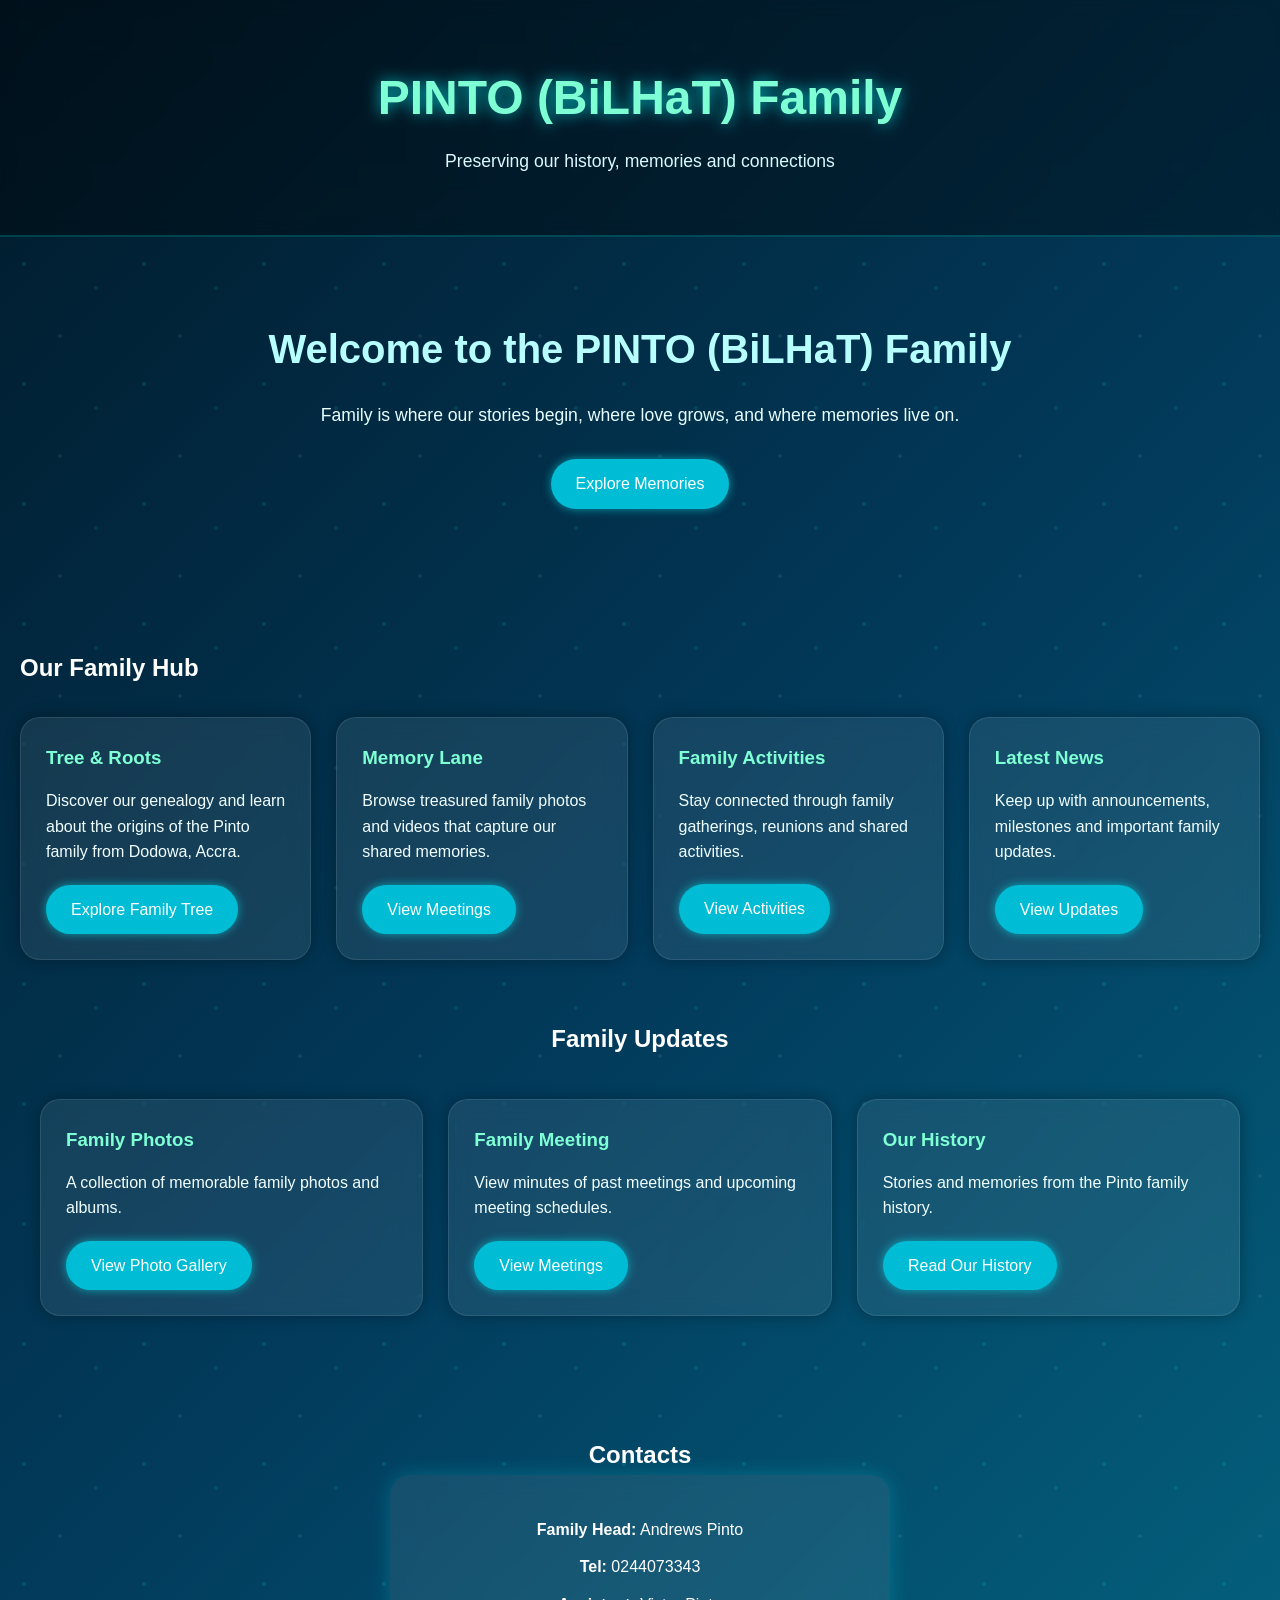
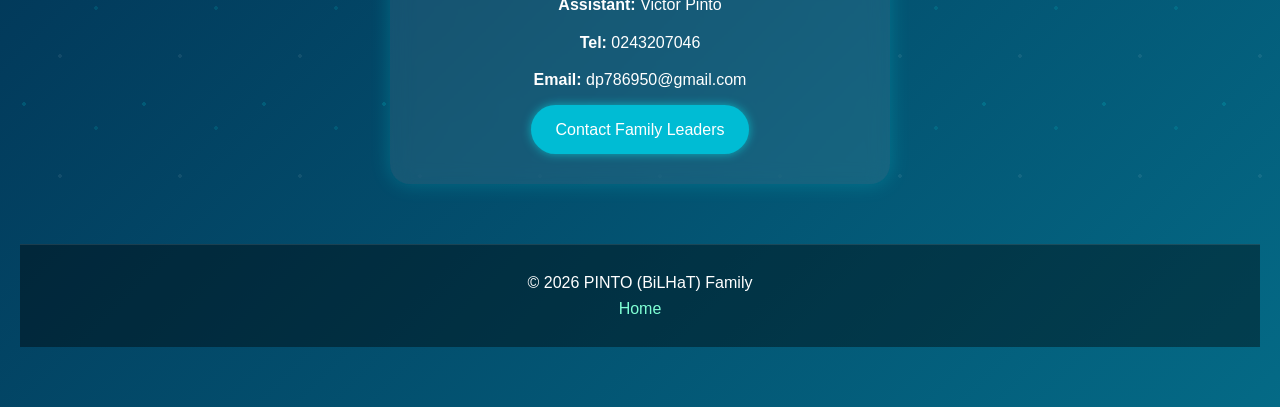
<file: index.html>
<!DOCTYPE html>
<html lang="en">
<head>
<meta charset="UTF-8">
<meta name="viewport" content="width=device-width, initial-scale=1.0">
<title>Pinto Family Hub</title>
<link rel="stylesheet" href="style.css">
</head>

<body>

<header id="top">
    <h1>PINTO (BiLHaT) Family</h1>
    <p>Preserving our history, memories and connections</p>
</header>


<section class="hero">
    <h2>Welcome to the PINTO (BiLHaT) Family</h2>
    <p>
        Family is where our stories begin, where love grows,
        and where memories live on.
    </p>
    <a href="memory.html" class="btn">Explore Memories</a>
</section>


<section class="hub">
    <h2>Our Family Hub</h2>

    <div class="cards">

        <div class="card">
            <h3>Tree & Roots</h3>
            <p>Discover our genealogy and learn about the origins of the Pinto family from Dodowa, Accra.</p>
            <a href="tree.html" class="btn">Explore Family Tree</a>
        </div>

        <div class="card">
            <h3>Memory Lane</h3>
            <p>Browse treasured family photos and videos that capture our shared memories.</p>
            <a href="meeting.html" class="btn">View Meetings</a>
        </div>

        <div class="card">
            <h3>Family Activities</h3>
            <p>Stay connected through family gatherings, reunions and shared activities.</p>
            <a href="activities.html" class="btn">View Activities</a>
        </div>

        <div class="card">
            <h3>Latest News</h3>
            <p>Keep up with announcements, milestones and important family updates.</p>
            <a href="news.html" class="btn">View Updates</a>
        </div>

    </div>
<section class="updates">

<h2 class="center-title">Family Updates</h2>

<div class="cards">

<div class="card">
    <h3>Family Photos</h3>
    <p>A collection of memorable family photos and albums.</p>
    <a href="Photos.html" class="btn">View Photo Gallery</a>
</div>

<div class="card">
<h3>Family Meeting</h3>
<p>View minutes of past meetings and upcoming meeting schedules.</p>
<a href="meeting.html" class="btn">View Meetings</a>
</div>

<div class="card">
<h3>Our History</h3>
<p>Stories and memories from the Pinto family history.</p>
<a href="history.html" class="btn">Read Our History</a>
</div>

</div>

</section>


<section class="contact">

<h2>Contacts</h2>

<div class="contact-box">

<p><strong>Family Head:</strong> Andrews Pinto</p>
<p><strong>Tel:</strong> 0244073343</p>

<p><strong>Assistant:</strong> Victor Pinto</p>
<p><strong>Tel:</strong> 0243207046</p>

<p><strong>Email:</strong> dp786950@gmail.com</p>

<a href="contact.html" class="btn">Contact Family Leaders</a>

</div>

</section>


<footer>

<p>© 2026 PINTO (BiLHaT) Family</p>

<nav>
<a href="#top">Home</a>
</nav>

</footer>

<script src="script.js"></script>

</body>
</html>
</file>
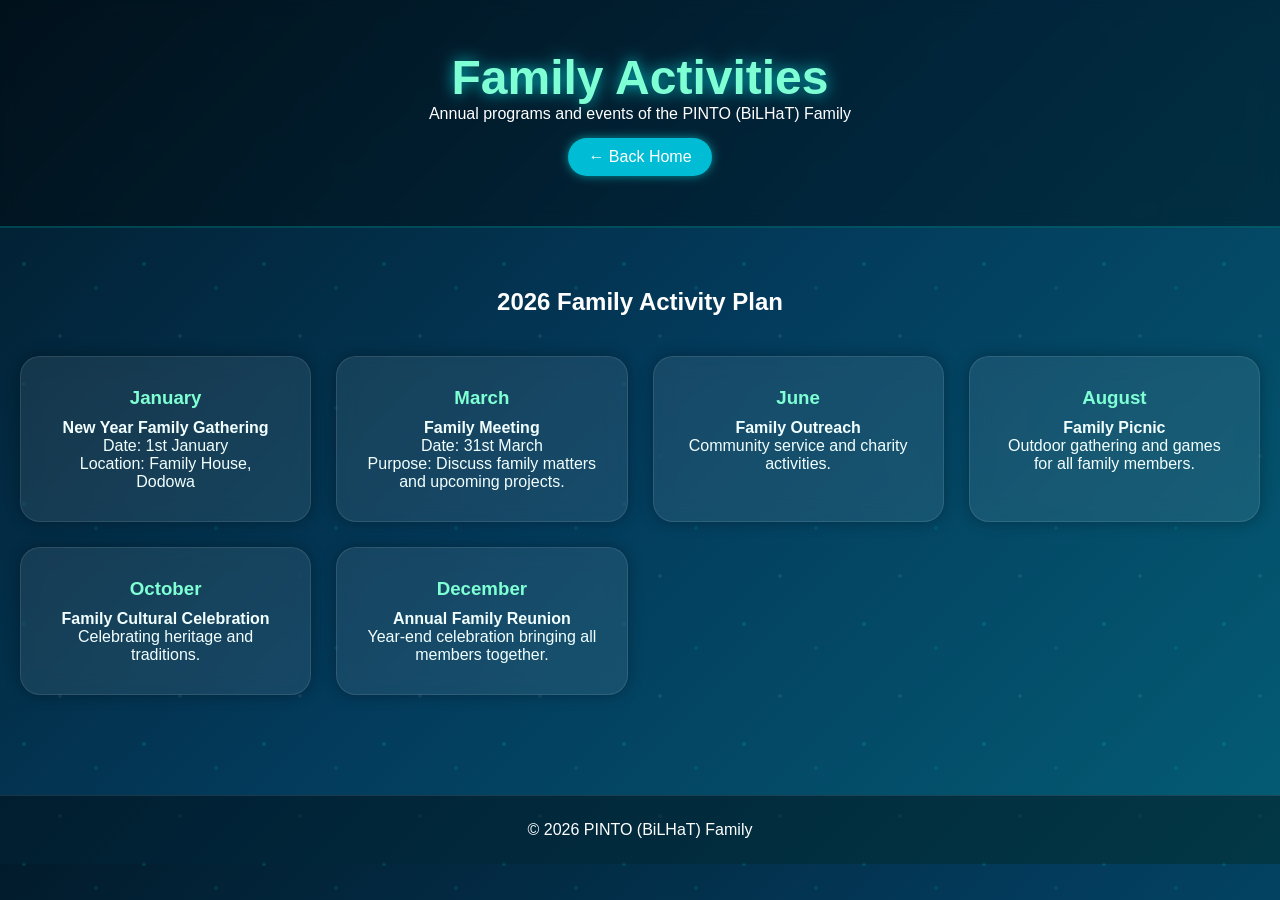
<file: activities.html>
<!DOCTYPE html>
<html lang="en">

<head>
<meta charset="UTF-8">
<meta name="viewport" content="width=device-width, initial-scale=1.0">
<title>Family Activities | Pinto Family</title>
<link rel="stylesheet" href="activities.css">
</head>

<body>

<header>
<h1>Family Activities</h1>
<p>Annual programs and events of the PINTO (BiLHaT) Family</p>
<a href="index.html" class="home">← Back Home</a>
</header>


<section class="activities">

<h2>2026 Family Activity Plan</h2>

<div class="activity-container">

<div class="activity-card">
<h3>January</h3>
<p><strong>New Year Family Gathering</strong></p>
<p>Date: 1st January</p>
<p>Location: Family House, Dodowa</p>
</div>

<div class="activity-card">
<h3>March</h3>
<p><strong>Family Meeting</strong></p>
<p>Date: 31st March</p>
<p>Purpose: Discuss family matters and upcoming projects.</p>
</div>

<div class="activity-card">
<h3>June</h3>
<p><strong>Family Outreach</strong></p>
<p>Community service and charity activities.</p>
</div>

<div class="activity-card">
<h3>August</h3>
<p><strong>Family Picnic</strong></p>
<p>Outdoor gathering and games for all family members.</p>
</div>

<div class="activity-card">
<h3>October</h3>
<p><strong>Family Cultural Celebration</strong></p>
<p>Celebrating heritage and traditions.</p>
</div>

<div class="activity-card">
<h3>December</h3>
<p><strong>Annual Family Reunion</strong></p>
<p>Year-end celebration bringing all members together.</p>
</div>

</div>

</section>


<footer>
<p>© 2026 PINTO (BiLHaT) Family</p>
</footer>

<script src="activities.js"></script>

</body>
</html>
</file>
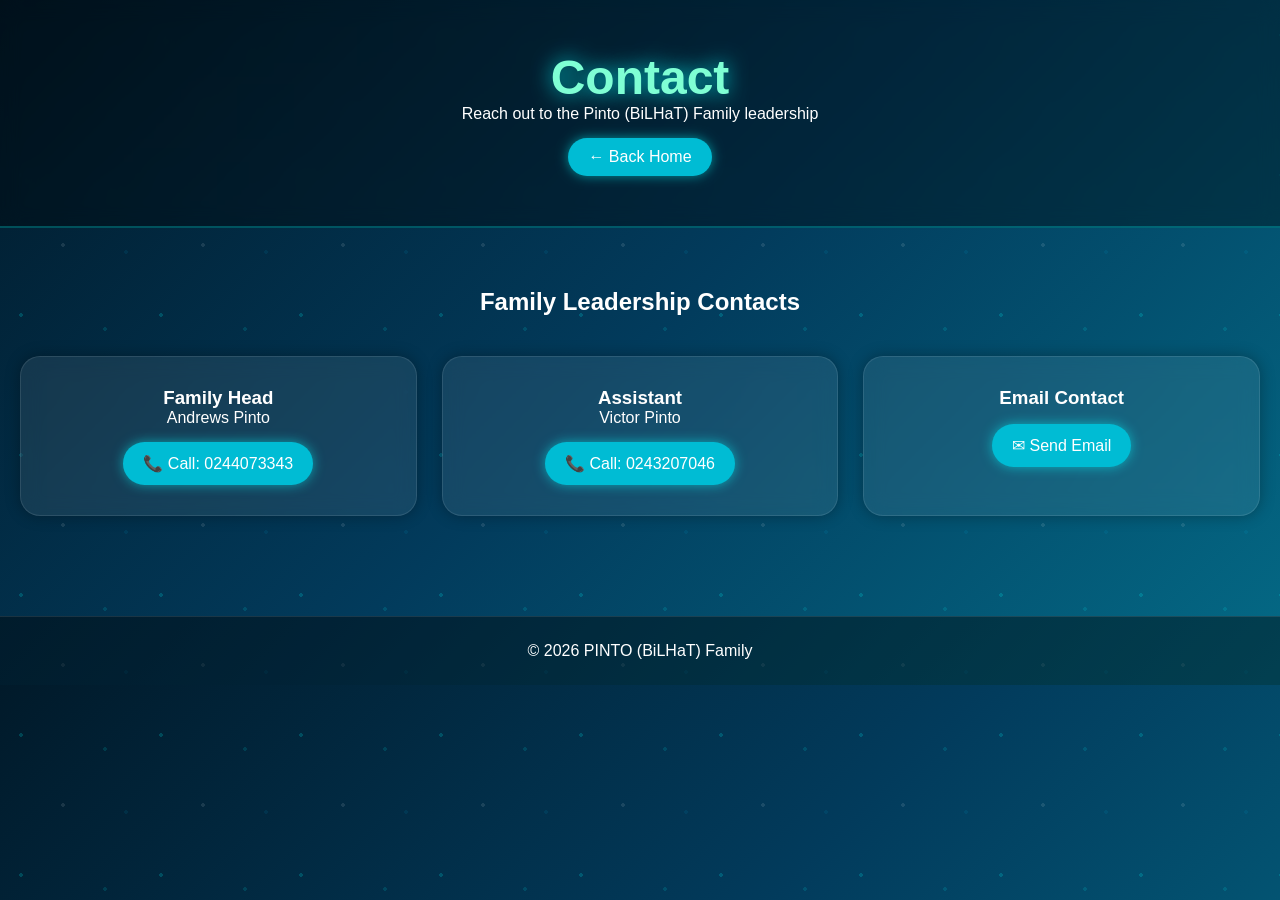
<file: contact.html>
<!DOCTYPE html>
<html lang="en">

<head>
<meta charset="UTF-8">
<meta name="viewport" content="width=device-width, initial-scale=1.0">
<title>Contact | Pinto Family</title>
<link rel="stylesheet" href="contact.css">
</head>

<body>

<header>
<h1>Contact</h1>
<p>Reach out to the Pinto (BiLHaT) Family leadership</p>
<a href="index.html" class="home">← Back Home</a>
</header>


<section class="contact">

<h2>Family Leadership Contacts</h2>

<div class="contact-container">

<div class="contact-card">
<h3>Family Head</h3>
<p>Andrews Pinto</p>

<a class="call-btn" href="tel:+233244073343">
📞 Call: 0244073343
</a>

</div>


<div class="contact-card">

<h3>Assistant</h3>
<p>Victor Pinto</p>

<a class="call-btn" href="tel:+233243207046">
📞 Call: 0243207046
</a>

</div>


<div class="contact-card">

<h3>Email Contact</h3>

<a class="email-btn" href="mailto:dp786950@gmail.com">
✉ Send Email
</a>

</div>

</div>

</section>

<footer>
<p>© 2026 PINTO (BiLHaT) Family</p>
</footer>

<script src="contact.js"></script>

</body>
</html>
</file>
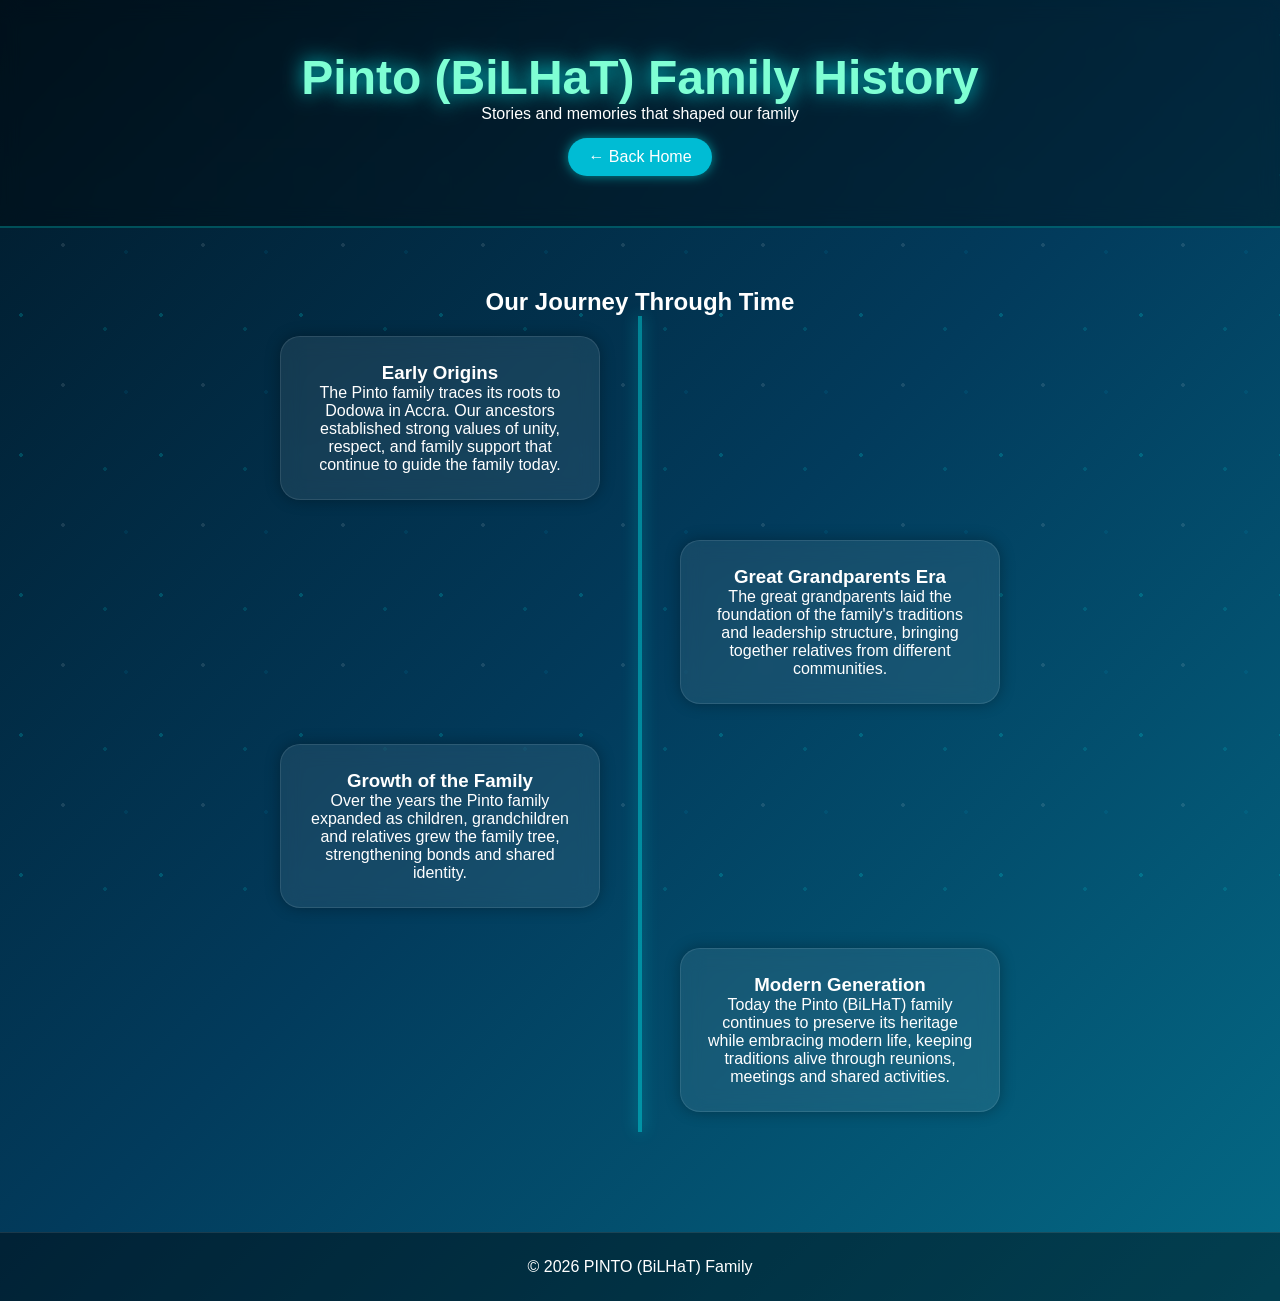
<file: history.html>
<!DOCTYPE html>
<html lang="en">

<head>
<meta charset="UTF-8">
<meta name="viewport" content="width=device-width, initial-scale=1.0">
<title>Pinto Family History</title>
<link rel="stylesheet" href="history.css">
</head>

<body>

<header>
<h1>Pinto (BiLHaT) Family History</h1>
<p>Stories and memories that shaped our family</p>
<a href="index.html" class="home">← Back Home</a>
</header>

<section class="history">

<h2>Our Journey Through Time</h2>

<div class="timeline">

<div class="timeline-item">
<div class="timeline-content">
<h3>Early Origins</h3>
<p>
The Pinto family traces its roots to Dodowa in Accra.
Our ancestors established strong values of unity,
respect, and family support that continue to guide
the family today.
</p>
</div>
</div>

<div class="timeline-item">
<div class="timeline-content">
<h3>Great Grandparents Era</h3>
<p>
The great grandparents laid the foundation of the
family's traditions and leadership structure,
bringing together relatives from different communities.
</p>
</div>
</div>

<div class="timeline-item">
<div class="timeline-content">
<h3>Growth of the Family</h3>
<p>
Over the years the Pinto family expanded as children,
grandchildren and relatives grew the family tree,
strengthening bonds and shared identity.
</p>
</div>
</div>

<div class="timeline-item">
<div class="timeline-content">
<h3>Modern Generation</h3>
<p>
Today the Pinto (BiLHaT) family continues to preserve
its heritage while embracing modern life, keeping
traditions alive through reunions, meetings and shared
activities.
</p>
</div>
</div>

</div>

</section>

<footer>
<p>© 2026 PINTO (BiLHaT) Family</p>
</footer>

<script src="history.js"></script>

</body>
</html>
</file>
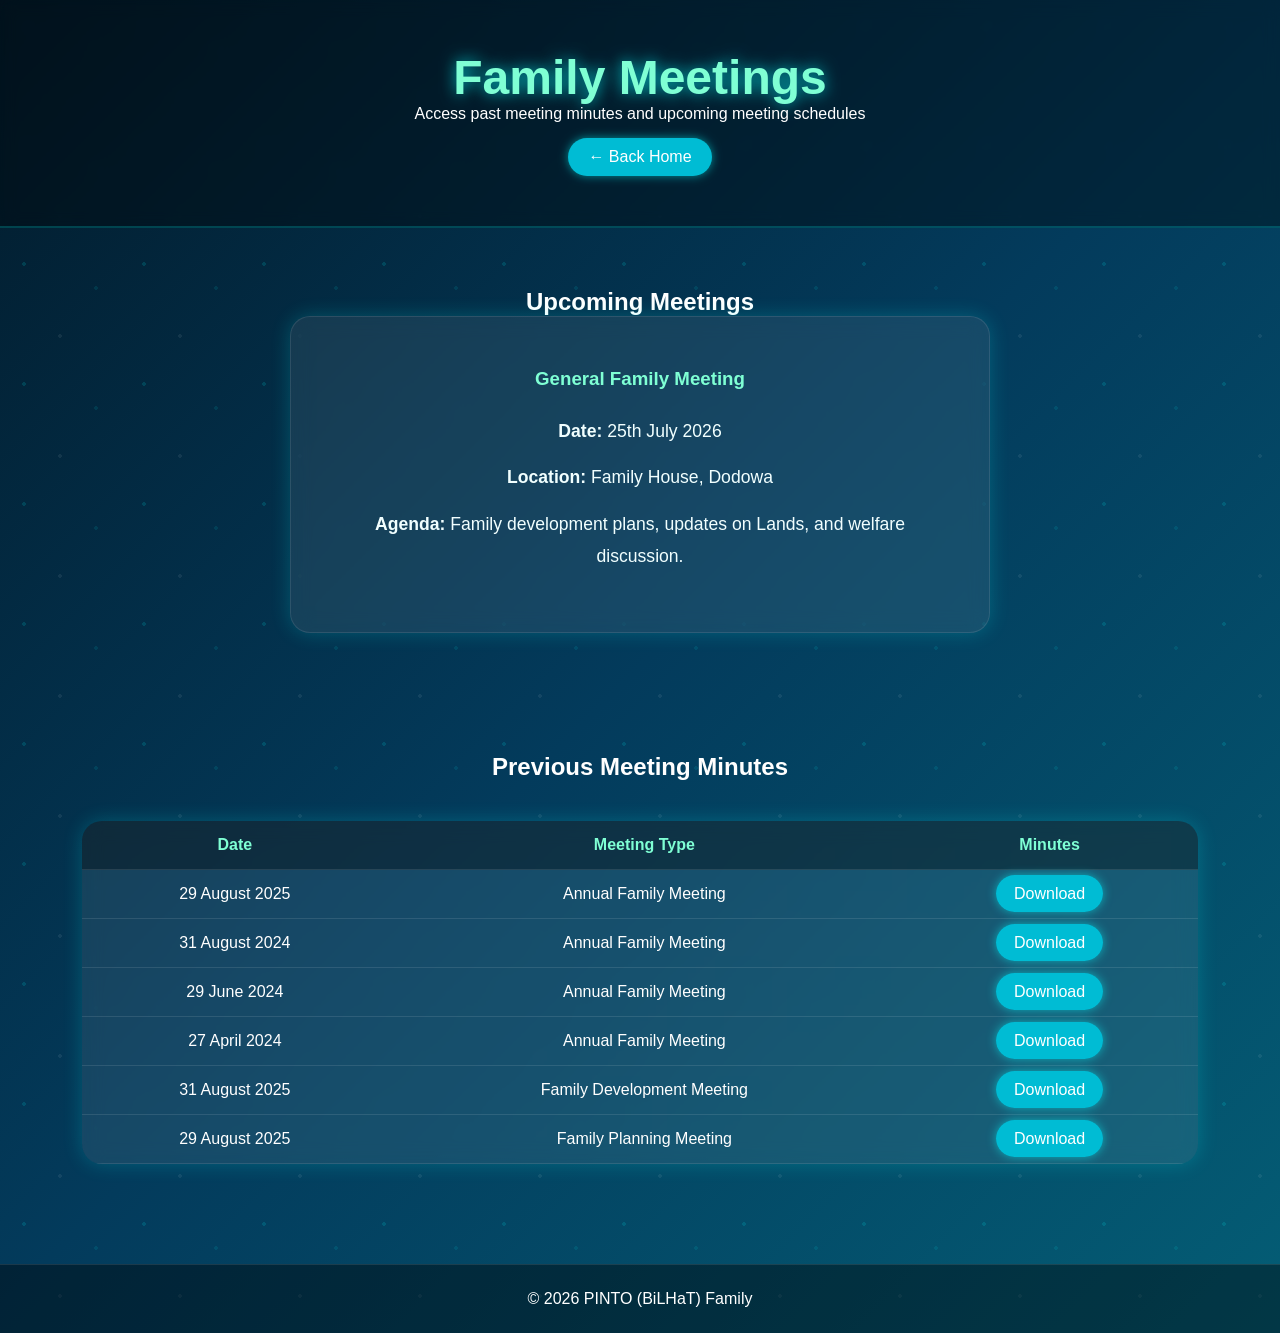
<file: meeting.html>
<!DOCTYPE html>
<html lang="en">

<head>
<meta charset="UTF-8">
<meta name="viewport" content="width=device-width, initial-scale=1.0">
<title>Family Meetings | Pinto Family</title>
<link rel="stylesheet" href="meeting.css">
</head>

<body>

<header>
<h1>Family Meetings</h1>
<p>Access past meeting minutes and upcoming meeting schedules</p>
<a href="index.html" class="home">← Back Home</a>
</header>

<!-- Upcoming Meetings -->

<section class="upcoming">

<h2>Upcoming Meetings</h2>

<div class="meeting-card">
<h3>General Family Meeting</h3>
<p><strong>Date:</strong> 25th July 2026</p>
<p><strong>Location:</strong> Family House, Dodowa</p>
<p><strong>Agenda:</strong> Family development plans, updates on Lands, and welfare discussion.</p>
</div>

</section>

<!-- Previous Meeting Minutes -->

<section class="previous">

<h2>Previous Meeting Minutes</h2>

<table class="meeting-table">

<tr>
<th>Date</th>
<th>Meeting Type</th>
<th>Minutes</th>
</tr>

<tr>
<td>29 August 2025</td>
<td>Annual Family Meeting</td>
<td>
<a href="docs/MINUTES.pdf" download>
Download 
</a>
</td>
</tr>

<tr>
<td>31 August 2024</td>
<td>Annual Family Meeting</td>
<td>
<a href="docs/Augustminutess.pdf" download>
Download 
</a>
</td>
</tr>

<tr>
<td>29 June 2024</td>
<td>Annual Family Meeting</td>
<td>
<a href="docs/Julyminutes(1).pdf" download>
Download 
</a>
</td>
</tr>

<tr>
<td>27 April 2024</td>
<td>Annual Family Meeting</td>
<td>
<a href="docs/MINUTESOFTHEMEETING.pdf" download>
Download 
</a>
</td>
</tr>

<tr>
<td>31 August 2025</td>
<td>Family Development Meeting</td>
<td>
<a href="docs/Augustminutes.pdf" download>
Download 
</a>
</td>
</tr>

<tr>
<td>29 August 2025</td>
<td>Family Planning Meeting</td>
<td>
<a href="docs/Augustminutes2025.pdf" download>
Download 
</a>
</td>
</tr>

</table>

</section>

<footer>
<p>© 2026 PINTO (BiLHaT) Family</p>
</footer>

<script src="meeting.js"></script>

</body>
</html>
</file>
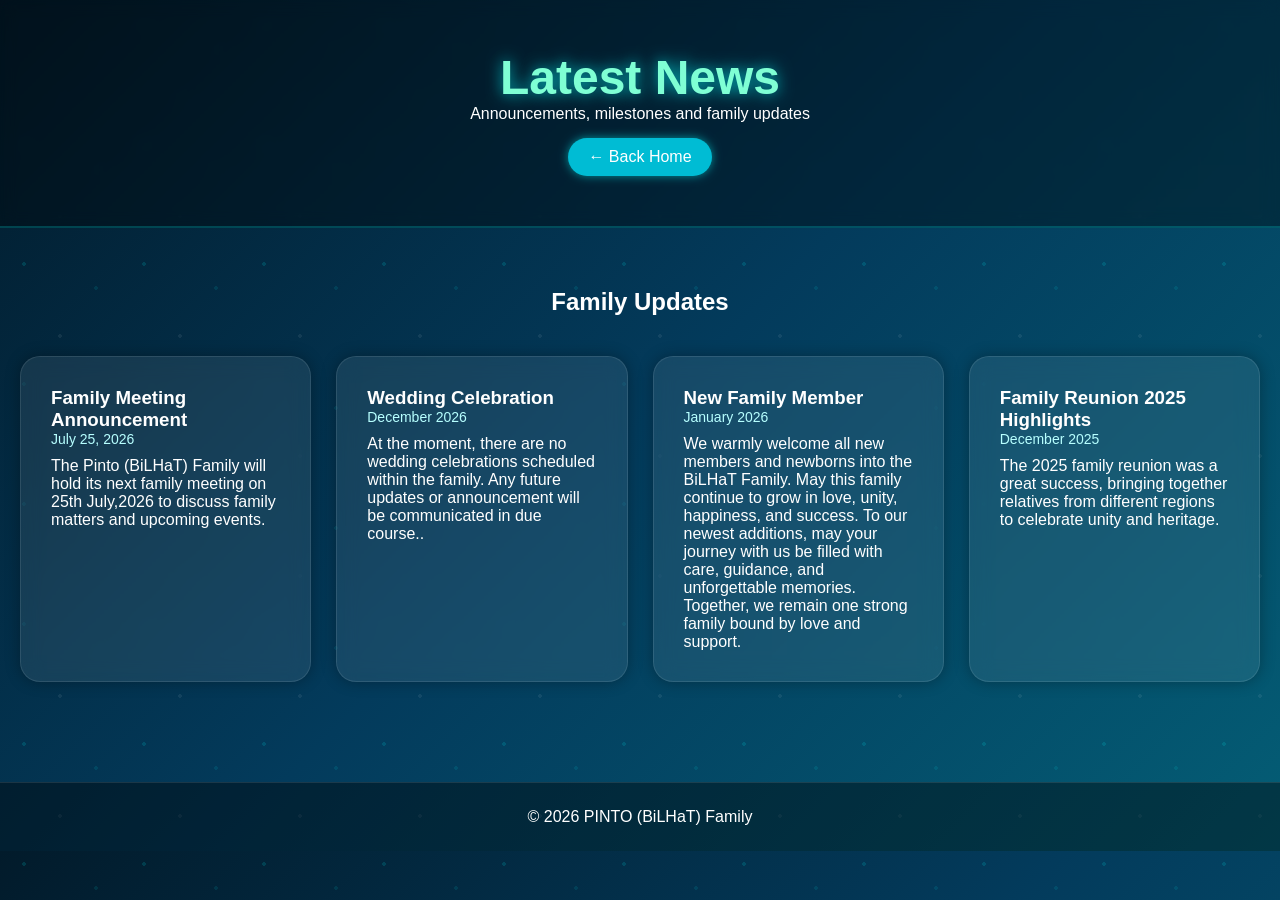
<file: news.html>
<!DOCTYPE html>
<html lang="en">

<head>
<meta charset="UTF-8">
<meta name="viewport" content="width=device-width, initial-scale=1.0">
<title>Latest News | Pinto Family</title>
<link rel="stylesheet" href="news.css">
</head>

<body>

<header>
<h1>Latest News</h1>
<p>Announcements, milestones and family updates</p>
<a href="index.html" class="home">← Back Home</a>
</header>

<section class="news-section">

<h2>Family Updates</h2>

<div class="news-container">

<div class="news-card">
<h3>Family Meeting Announcement</h3>
<p class="date">July 25, 2026</p>
<p>The Pinto (BiLHaT) Family will hold its next family meeting on 25th July,2026 to discuss family matters and upcoming events.</p>
</div>

<div class="news-card">
<h3>Wedding Celebration</h3>
<p class="date">December 2026</p>
<p>At the moment, there are no wedding celebrations scheduled within the family. Any future updates or announcement will be communicated in due course..</p>
</div>

<div class="news-card">
<h3>New Family Member</h3>
<p class="date">January 2026</p>
<p>We warmly welcome all new members and newborns into the BiLHaT Family.

May this family continue to grow in love, unity, happiness, and success. 
To our newest additions, may your journey with us be filled with care, guidance, and unforgettable memories. 
Together, we remain one strong family bound by love and support.
</p>
</div>

<div class="news-card">
<h3>Family Reunion 2025 Highlights</h3>
<p class="date">December 2025</p>
<p>The 2025 family reunion was a great success, bringing together relatives from different regions to celebrate unity and heritage.</p>
</div>

</div>

</section>

<footer>
<p>© 2026 PINTO (BiLHaT) Family</p>
</footer>

<script src="news.js"></script>

</body>
</html>
</file>
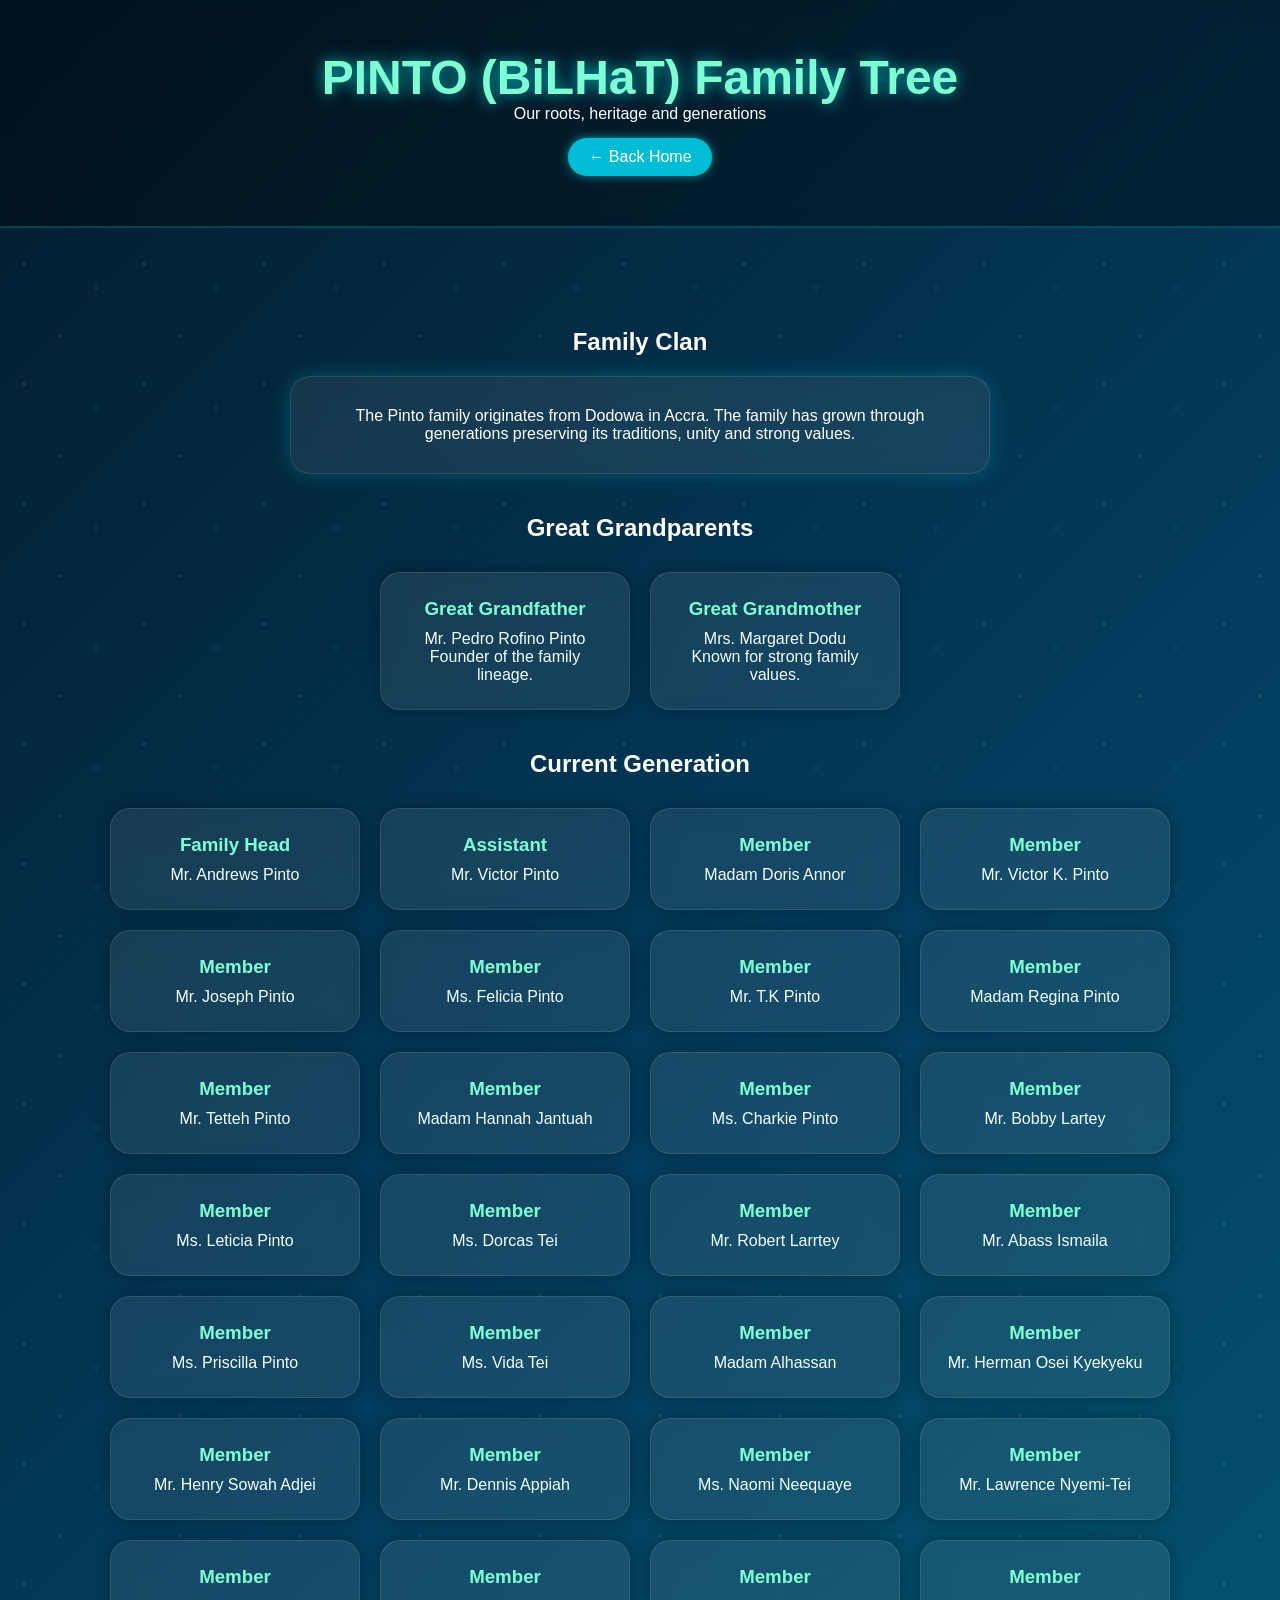
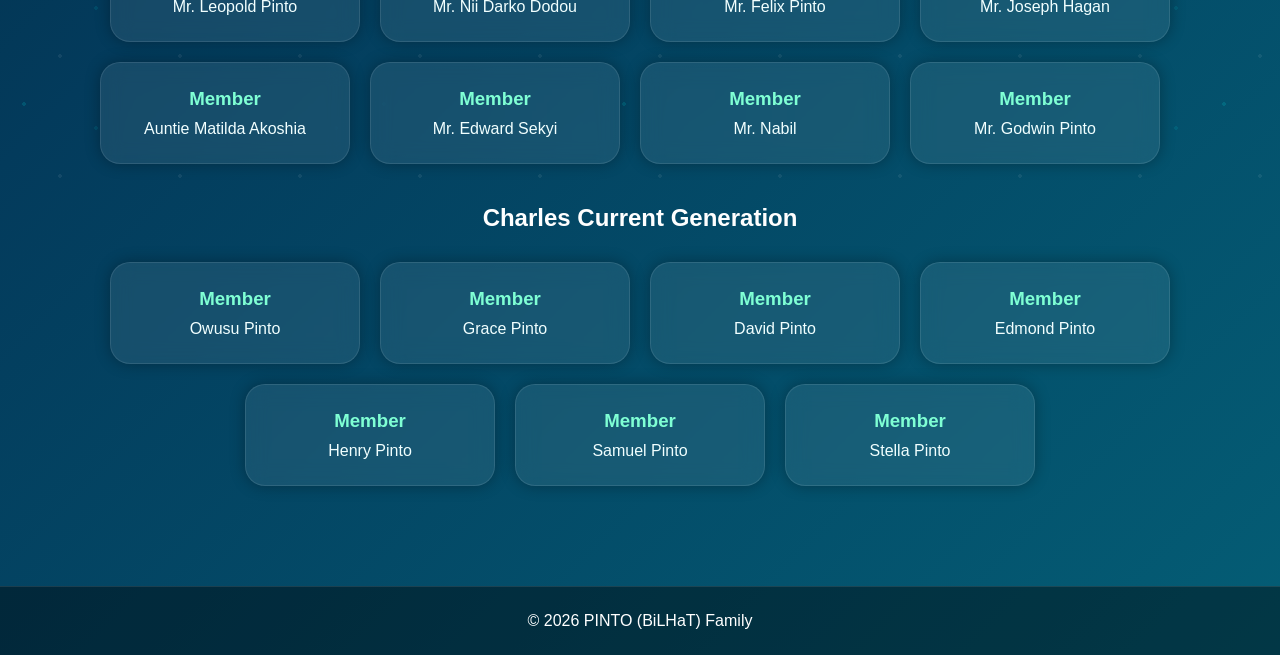
<file: tree.html>
<!DOCTYPE html>
<html lang="en">
<head>
<meta charset="UTF-8">
<meta name="viewport" content="width=device-width, initial-scale=1.0">
<title>Pinto Family Tree</title>
<link rel="stylesheet" href="tree.css">
</head>

<body>

<header>
<h1>PINTO (BiLHaT) Family Tree</h1>
<p>Our roots, heritage and generations</p>
<a href="index.html" class="home">← Back Home</a>
</header>

<section class="tree">

<h2>Family Clan</h2>
<div class="box">
<p>
The Pinto family originates from Dodowa in Accra.
The family has grown through generations preserving
its traditions, unity and strong values.
</p>
</div>

<h2>Great Grandparents</h2>

<div class="generation">

<div class="member">
<h3>Great Grandfather</h3>
<p>Mr. Pedro Rofino Pinto</p>
<p>Founder of the family lineage.</p>
</div>

<div class="member">
<h3>Great Grandmother</h3>
<p>Mrs. Margaret Dodu   </p>
<p>Known for strong family values.</p>
</div>

</div>



<h2>Current Generation</h2>

<div class="generation">

<div class="member">
<h3>Family Head</h3>
<p>Mr. Andrews Pinto</p>
</div>

<div class="member">
<h3>Assistant</h3>
<p> Mr. Victor Pinto</p>
</div>

<div class="member">
<h3>Member</h3>
<p>Madam Doris Annor</p>
</div>

<div class="member">
<h3>Member</h3>
<p>Mr. Victor K. Pinto</p>
</div>

<div class="member">
<h3>Member</h3>
<p>Mr. Joseph Pinto</p>
</div>

<div class="member">
<h3>Member</h3>
<p>Ms. Felicia Pinto</p>
</div>

<div class="member">
<h3>Member</h3>
<p>Mr. T.K Pinto</p>
</div>

<div class="member">
<h3>Member</h3>
<p>Madam Regina Pinto</p>
</div>

<div class="member">
<h3>Member</h3>
<p>Mr. Tetteh Pinto</p>
</div>

<div class="member">
<h3>Member</h3>
<p>Madam Hannah Jantuah</p>
</div>

<div class="member">
<h3>Member</h3>
<p>Ms. Charkie Pinto</p>
</div>

<div class="member">
<h3>Member</h3>
<p>Mr. Bobby Lartey</p>
</div>

<div class="member">
<h3>Member</h3>
<p>Ms. Leticia Pinto</p>
</div>

<div class="member">
<h3>Member</h3>
<p>Ms. Dorcas Tei</p>
</div>

<div class="member">
<h3>Member</h3>
<p>Mr. Robert Larrtey</p>
</div>

<div class="member">
<h3>Member</h3>
<p>Mr. Abass Ismaila</p>
</div>

<div class="member">
<h3>Member</h3>
<p>Ms. Priscilla Pinto</p>
</div>

<div class="member">
<h3>Member</h3>
<p>Ms. Vida Tei</p>
</div>

<div class="member">
<h3>Member</h3>
<p>Madam Alhassan</p>
</div>

<div class="member">
<h3>Member</h3>
<p>Mr. Herman Osei Kyekyeku</p>
</div>

<div class="member">
<h3>Member</h3>
<p>Mr. Henry Sowah Adjei</p>
</div>

<div class="member">
<h3>Member</h3>
<p>Mr. Dennis Appiah</p>
</div>

<div class="member">
<h3>Member</h3>
<p>Ms. Naomi Neequaye</p>
</div>

<div class="member">
<h3>Member</h3>
<p>Mr. Lawrence Nyemi-Tei</p>
</div>

<div class="member">
<h3>Member</h3>
<p>Mr. Leopold Pinto</p>
</div>

<div class="member">
<h3>Member</h3>
<p>Mr. Nii Darko Dodou</p>
</div>

<div class="member">
<h3>Member</h3>
<p>Mr. Felix Pinto</p>
</div>

<div class="member">
<h3>Member</h3>
<p>Mr. Joseph Hagan</p>
</div>

<div class="member">
<h3>Member</h3>
<p>Auntie Matilda Akoshia</p>
</div>

<div class="member">
<h3>Member</h3>
<p>Mr. Edward Sekyi</p>
</div>

<div class="member">
<h3>Member</h3>
<p>Mr. Nabil</p>
</div>

<div class="member">
<h3>Member</h3>
<p>Mr. Godwin Pinto</p>
</div>

<div class="generation">

</div>

</div>

<h2>Charles Current Generation</h2>

<div class="generation" id="familyGeneration">

<div class="member">
<h3>Member</h3>
<p>Owusu Pinto</p>
</div>

<div class="member">
<h3>Member</h3>
<p>Grace Pinto</p>
</div>

<div class="member highlight">
<h3>Member</h3>
<p>David Pinto</p>
</div>

<div class="member">
<h3>Member</h3>
<p>Edmond Pinto</p>
</div>

<div class="member">
<h3>Member</h3>
<p>Henry Pinto</p>
</div>

<div class="member">
<h3>Member</h3>
<p>Samuel Pinto</p>
</div>

<div class="member">
<h3>Member</h3>
<p>Stella Pinto</p>
</div>

</div>

</div>

</section>

<footer>
<p>© 2026 PINTO (BiLHaT) Family</p>
</footer>

<script src="tree.js"></script>

</body>
</html>
</file>
<file: style.css>
/* GENERAL RESET */
*{
    margin:0;
    padding:0;
    box-sizing:border-box;
    font-family: Arial, Helvetica, sans-serif;
}

/* BODY */
body{
    background: linear-gradient(135deg, #011a2a, #023b5c, #046a86);
    color:white;
    line-height:1.6;
    overflow-x:hidden;
}

/* 🌊 MOVING DIGITAL BACKGROUND */
body::before{
    content:"";
    position:fixed;
    top:0;
    left:0;
    width:200%;
    height:200%;
    z-index:-1;
    background-image:
    radial-gradient(circle at 20% 20%, rgba(0,255,255,0.15) 2px, transparent 2px),
    radial-gradient(circle at 80% 40%, rgba(0,255,255,0.12) 2px, transparent 2px),
    radial-gradient(circle at 50% 80%, rgba(255,255,255,0.08) 2px, transparent 2px);

    background-size:120px 120px;

    animation: moveBackground 20s linear infinite;
    opacity:0.9;
}

/* 🔵 SMOOTH FLOAT ANIMATION */
@keyframes moveBackground{
    0%{
        transform: translate3d(0,0,0);
    }
    50%{
        transform: translate3d(-50px,-50px,0);
    }
    100%{
        transform: translate3d(0,0,0);
    }
}

/* HEADER */
header{
    text-align:center;
    padding:60px 20px;
    background: rgba(0,0,0,0.35);
    backdrop-filter: blur(8px);
    border-bottom:2px solid rgba(0,255,255,0.2);
}

/* RESPONSIVE FIX */
@media(max-width:768px){
    body::before{
        animation-duration:30s; /* slower for mobile */
    }
}

/* HEADER */
header{
    text-align:center;
    padding:60px 20px;
    background: rgba(0,0,0,0.35);
    backdrop-filter: blur(8px);
    border-bottom:2px solid rgba(0,255,255,0.2);
}

header h1{
    font-size:3rem;
    color:#7fffd4;
    text-shadow:0 0 15px rgba(0,255,255,0.7);
}

header p{
    margin-top:10px;
    color:#d9faff;
    font-size:1.1rem;
}

/* HERO SECTION */
.hero{
    text-align:center;
    padding:80px 20px;
}

.hero h2{
    font-size:2.5rem;
    margin-bottom:20px;
    color:#b7ffff;
}

.hero p{
    max-width:700px;
    margin:auto;
    margin-bottom:30px;
    font-size:1.1rem;
    color:#e8ffff;
}

/* BUTTONS */
.btn{
    display:inline-block;
    padding:12px 25px;
    background:#00bcd4;
    color:white;
    text-decoration:none;
    border-radius:30px;
    transition:0.4s ease;
    box-shadow:0 0 10px rgba(0,255,255,0.5);
}

.btn:hover{
    background:#00e5ff;
    transform:translateY(-3px);
    box-shadow:0 0 20px rgba(0,255,255,0.8);
}

/* SECTION STYLING */
section{
    padding:60px 20px;
}

.center-title{
    text-align:center;
    margin-bottom:40px;
}

/* CARDS */
.cards{
    display:grid;
    grid-template-columns:repeat(auto-fit, minmax(250px,1fr));
    gap:25px;
    margin-top:30px;
}

.card{
    background:rgba(255,255,255,0.08);
    border:1px solid rgba(255,255,255,0.1);
    backdrop-filter: blur(10px);
    padding:25px;
    border-radius:20px;
    transition:0.4s ease;
    box-shadow:0 0 15px rgba(0,0,0,0.3);
}

.card:hover{
    transform:translateY(-10px);
    box-shadow:0 0 25px rgba(0,255,255,0.4);
}

.card h3{
    margin-bottom:15px;
    color:#7fffd4;
}

.card p{
    margin-bottom:20px;
    color:#f1ffff;
}

/* CONTACT SECTION */
.contact{
    text-align:center;
}

.contact-box{
    max-width:500px;
    margin:auto;
    background:rgba(255,255,255,0.08);
    padding:30px;
    border-radius:20px;
    backdrop-filter:blur(10px);
    box-shadow:0 0 20px rgba(0,255,255,0.2);
}

.contact-box p{
    margin:12px 0;
}

/* FOOTER */
footer{
    text-align:center;
    padding:25px;
    background:rgba(0,0,0,0.4);
    border-top:1px solid rgba(255,255,255,0.1);
}

footer a{
    color:#7fffd4;
    text-decoration:none;
}

footer a:hover{
    color:#00ffff;
}

/* MOBILE RESPONSIVE */
@media(max-width:768px){

    header h1{
        font-size:2rem;
    }

    .hero h2{
        font-size:2rem;
    }

}
</file>
<file: activities.css>
/* RESET */
*{
    margin:0;
    padding:0;
    box-sizing:border-box;
    font-family:Arial, sans-serif;
}

/* BODY */
body{
    background: linear-gradient(135deg, #021b2b, #033b5c, #045d75);
    color:white;
    overflow-x:hidden;
}

/* 🌊 MOVING DIGITAL BACKGROUND */
body::before{
    content:"";
    position:fixed;
    top:0;
    left:0;
    width:200%;
    height:200%;
    z-index:-1;

    background-image:
    radial-gradient(circle at 20% 20%, rgba(0,255,255,0.15) 2px, transparent 2px),
    radial-gradient(circle at 80% 40%, rgba(0,255,255,0.1) 2px, transparent 2px),
    radial-gradient(circle at 50% 80%, rgba(255,255,255,0.08) 2px, transparent 2px);

    background-size:120px 120px;

    animation: floatBg 22s linear infinite;
    opacity:0.9;
}

/* 🔵 SMOOTH FLOAT MOVEMENT */
@keyframes floatBg{
    0%{
        transform: translate3d(0,0,0);
    }
    50%{
        transform: translate3d(-90px,-90px,0);
    }
    100%{
        transform: translate3d(0,0,0);
    }
}


/* BACKGROUND ANIMATION */
@keyframes floatBg{
    0%{background-position:0 0;}
    100%{background-position:300px 300px;}
}

/* HEADER */
header{
    background:rgba(0,0,0,0.35);
    color:white;
    text-align:center;
    padding:50px 20px;
    backdrop-filter:blur(8px);
    border-bottom:2px solid rgba(0,255,255,0.2);
}

header h1{
    font-size:3rem;
    color:#7fffd4;
    text-shadow:0 0 15px rgba(0,255,255,0.7);
}

/* HOME BUTTON */
.home{
    color:white;
    text-decoration:none;
    display:inline-block;
    margin-top:15px;
    padding:10px 20px;
    background:#00bcd4;
    border-radius:30px;
    transition:0.4s;
    box-shadow:0 0 10px rgba(0,255,255,0.5);
}

.home:hover{
    background:#00e5ff;
    transform:translateY(-3px);
    box-shadow:0 0 20px rgba(0,255,255,0.8);
}

/* ACTIVITIES SECTION */
.activities{
    padding:60px 20px;
    text-align:center;
}

/* GRID */
.activity-container{
    display:grid;
    grid-template-columns:repeat(auto-fit, minmax(250px,1fr));
    gap:25px;
    margin-top:40px;
}

/* CARDS */
.activity-card{
    background:rgba(255,255,255,0.08);
    padding:30px;
    border-radius:20px;
    backdrop-filter:blur(10px);
    border:1px solid rgba(255,255,255,0.1);
    box-shadow:0 0 15px rgba(0,0,0,0.3);
    transition:0.4s;
}

.activity-card:hover{
    transform:translateY(-10px);
    box-shadow:0 0 25px rgba(0,255,255,0.4);
}

.activity-card h3{
    color:#7fffd4;
    margin-bottom:10px;
}

.activity-card p{
    color:#f1ffff;
}

/* FOOTER */
footer{
    background:rgba(0,0,0,0.4);
    color:white;
    text-align:center;
    padding:25px;
    margin-top:40px;
    border-top:1px solid rgba(255,255,255,0.1);
}

/* MOBILE */
@media(max-width:768px){

    .activities{
        padding:30px 15px;
    }

    header h1{
        font-size:2rem;
    }

}
</file>
<file: contact.css>
/* RESET */
*{
    margin:0;
    padding:0;
    box-sizing:border-box;
    font-family:Arial, sans-serif;
}

/* BODY */
body{
    background: linear-gradient(135deg, #011a2a, #023b5c, #046a86);
    color:white;
    overflow-x:hidden;
}

/* DIGITAL BACKGROUND EFFECT */
body::before{
    content:"";
    position:fixed;
    top:0;
    left:0;
    width:100%;
    height:100%;
    background-image:
    radial-gradient(circle at 15% 25%, rgba(0,255,255,0.18) 2px, transparent 2px),
    radial-gradient(circle at 75% 35%, rgba(0,255,255,0.12) 2px, transparent 2px),
    radial-gradient(circle at 45% 75%, rgba(255,255,255,0.10) 2px, transparent 2px),
    radial-gradient(circle at 90% 80%, rgba(0,200,255,0.08) 2px, transparent 2px);
    background-size:140px 140px;
    animation: floatBg 25s linear infinite;
    z-index:-1;
}

/* BACKGROUND ANIMATION */
@keyframes floatBg{
    0%{background-position:0 0;}
    100%{background-position:300px 300px;}
}

/* HEADER */
header{
    background:rgba(0,0,0,0.35);
    color:white;
    text-align:center;
    padding:50px 20px;
    backdrop-filter:blur(10px);
    border-bottom:2px solid rgba(0,255,255,0.25);
}

header h1{
    font-size:3rem;
    color:#7fffd4;
    text-shadow:0 0 20px rgba(0,255,255,0.8);
}

/* HOME BUTTON */
.home{
    display:inline-block;
    margin-top:15px;
    padding:10px 20px;
    background:#00bcd4;
    color:white;
    text-decoration:none;
    border-radius:30px;
    transition:0.4s;
    box-shadow:0 0 12px rgba(0,255,255,0.5);
}

.home:hover{
    background:#00e5ff;
    transform:translateY(-3px);
    box-shadow:0 0 25px rgba(0,255,255,0.9);
}

/* CONTACT SECTION */
.contact{
    padding:60px 20px;
    text-align:center;
}

/* GRID */
.contact-container{
    display:grid;
    grid-template-columns:repeat(auto-fit,minmax(250px,1fr));
    gap:25px;
    margin-top:40px;
}

/* CONTACT CARDS */
.contact-card{
    background:rgba(255,255,255,0.08);
    padding:30px;
    border-radius:20px;
    backdrop-filter:blur(10px);
    border:1px solid rgba(255,255,255,0.1);
    box-shadow:0 0 15px rgba(0,0,0,0.3);
    transition:0.4s;
}

.contact-card:hover{
    transform:translateY(-10px);
    box-shadow:0 0 25px rgba(0,255,255,0.4);
}

/* BUTTONS */
.call-btn,
.email-btn{
    display:inline-block;
    margin-top:15px;
    padding:12px 20px;
    background:#00bcd4;
    color:white;
    text-decoration:none;
    border-radius:25px;
    transition:0.4s;
    box-shadow:0 0 12px rgba(0,255,255,0.5);
}

.call-btn:hover,
.email-btn:hover{
    background:#00e5ff;
    transform:translateY(-3px);
    box-shadow:0 0 25px rgba(0,255,255,0.9);
}

/* FOOTER */
footer{
    background:rgba(0,0,0,0.4);
    color:white;
    text-align:center;
    padding:25px;
    margin-top:40px;
    border-top:1px solid rgba(255,255,255,0.1);
}

/* MOBILE */
@media(max-width:768px){

    header h1{
        font-size:2rem;
    }

    .contact{
        padding:30px 15px;
    }

}
</file>
<file: history.css>
/* RESET */
*{
    margin:0;
    padding:0;
    box-sizing:border-box;
    font-family:Arial, sans-serif;
}

/* BODY */
body{
    background: linear-gradient(135deg, #011a2a, #023b5c, #046a86);
    color:white;
    overflow-x:hidden;
}

/* DIGITAL BACKGROUND EFFECT */
body::before{
    content:"";
    position:fixed;
    top:0;
    left:0;
    width:100%;
    height:100%;
    background-image:
    radial-gradient(circle at 15% 25%, rgba(0,255,255,0.18) 2px, transparent 2px),
    radial-gradient(circle at 75% 35%, rgba(0,255,255,0.12) 2px, transparent 2px),
    radial-gradient(circle at 45% 75%, rgba(255,255,255,0.10) 2px, transparent 2px),
    radial-gradient(circle at 90% 80%, rgba(0,200,255,0.08) 2px, transparent 2px);
    background-size:140px 140px;
    animation: floatBg 25s linear infinite;
    z-index:-1;
}

/* BACKGROUND ANIMATION */
@keyframes floatBg{
    0%{background-position:0 0;}
    100%{background-position:300px 300px;}
}

/* HEADER */
header{
    background:rgba(0,0,0,0.35);
    color:white;
    text-align:center;
    padding:50px 20px;
    backdrop-filter:blur(10px);
    border-bottom:2px solid rgba(0,255,255,0.25);
}

header h1{
    font-size:3rem;
    color:#7fffd4;
    text-shadow:0 0 20px rgba(0,255,255,0.8);
}

/* HOME LINK */
.home{
    color:white;
    text-decoration:none;
    display:inline-block;
    margin-top:15px;
    padding:10px 20px;
    background:#00bcd4;
    border-radius:30px;
    transition:0.4s;
    box-shadow:0 0 12px rgba(0,255,255,0.5);
}

.home:hover{
    background:#00e5ff;
    transform:translateY(-3px);
    box-shadow:0 0 25px rgba(0,255,255,0.9);
}

/* HISTORY SECTION */
.history{
    padding:60px 20px;
    text-align:center;
}

/* TIMELINE */
.timeline{
    position:relative;
    max-width:800px;
    margin:auto;
}

/* CENTER LINE */
.timeline::after{
    content:'';
    position:absolute;
    width:4px;
    background:rgba(0,255,255,0.4);
    top:0;
    bottom:0;
    left:50%;
    margin-left:-2px;
    box-shadow:0 0 15px rgba(0,255,255,0.4);
}

/* TIMELINE ITEM */
.timeline-item{
    padding:20px 40px;
    position:relative;
    width:50%;
}

/* LEFT SIDE */
.timeline-item:nth-child(odd){
    left:0;
}

/* RIGHT SIDE */
.timeline-item:nth-child(even){
    left:50%;
}

/* CONTENT BOX */
.timeline-content{
    background:rgba(255,255,255,0.08);
    padding:25px;
    border-radius:20px;
    backdrop-filter:blur(10px);
    border:1px solid rgba(255,255,255,0.1);
    box-shadow:0 0 15px rgba(0,0,0,0.3);
    transition:0.4s;
}

.timeline-content:hover{
    transform:translateY(-8px);
    box-shadow:0 0 25px rgba(0,255,255,0.4);
}

/* FOOTER */
footer{
    background:rgba(0,0,0,0.4);
    color:white;
    text-align:center;
    padding:25px;
    margin-top:40px;
    border-top:1px solid rgba(255,255,255,0.1);
}

/* MOBILE RESPONSIVE */
@media(max-width:768px){

    .timeline::after{
        left:20px;
    }

    .timeline-item{
        width:100%;
        padding-left:60px;
        padding-right:20px;
        left:0;
    }

    header h1{
        font-size:2rem;
    }
}
</file>
<file: meeting.css>
/* RESET */
*{
    margin:0;
    padding:0;
    box-sizing:border-box;
    font-family:Arial, sans-serif;
}

/* BODY */
body{
    background: linear-gradient(135deg, #021b2b, #033b5c, #045d75);
    color:white;
    overflow-x:hidden;
}

/* 🌊 MOVING DIGITAL BACKGROUND */
body::before{
    content:"";
    position:fixed;
    top:0;
    left:0;
    width:200%;
    height:200%;
    z-index:-1;

    background-image:
    radial-gradient(circle at 20% 20%, rgba(0,255,255,0.15) 2px, transparent 2px),
    radial-gradient(circle at 80% 40%, rgba(0,255,255,0.1) 2px, transparent 2px),
    radial-gradient(circle at 50% 80%, rgba(255,255,255,0.08) 2px, transparent 2px);

    background-size:120px 120px;

    animation: floatBg 25s linear infinite;
    opacity:0.9;
}

/* 🔵 SMOOTH FLOAT MOVEMENT */
@keyframes floatBg{
    0%{
        transform: translate3d(0,0,0);
    }
    50%{
        transform: translate3d(-80px,-80px,0);
    }
    100%{
        transform: translate3d(0,0,0);
    }
}

/* HEADER */
header{
    background:rgba(0,0,0,0.35);
    color:white;
    text-align:center;
    padding:50px 20px;
    backdrop-filter:blur(8px);
    border-bottom:2px solid rgba(0,255,255,0.2);
}

header h1{
    font-size:3rem;
    color:#7fffd4;
    text-shadow:0 0 15px rgba(0,255,255,0.7);
}

/* HOME BUTTON */
.home{
    display:inline-block;
    margin-top:15px;
    padding:10px 20px;
    background:#00bcd4;
    color:white;
    text-decoration:none;
    border-radius:30px;
    transition:0.4s;
    box-shadow:0 0 10px rgba(0,255,255,0.5);
}

.home:hover{
    background:#00e5ff;
    transform:translateY(-3px);
    box-shadow:0 0 20px rgba(0,255,255,0.8);
}

/* SECTION */
section{
    padding:60px 20px;
    text-align:center;
}

/* MEETING CARD */
.meeting-card{
    background:rgba(255,255,255,0.08);
    max-width:700px;
    margin:auto;
    padding:45px;
    border-radius:20px;
    backdrop-filter:blur(10px);
    border:1px solid rgba(255,255,255,0.1);
    box-shadow:0 0 20px rgba(0,255,255,0.2);
    line-height:1.8;
}

/* TEXT */
.meeting-card h2,
.meeting-card h3{
    margin-bottom:20px;
    color:#7fffd4;
}

.meeting-card p{
    font-size:1.1rem;
    margin-bottom:15px;
    color:#f1ffff;
}

/* TABLE */
.meeting-table{
    width:90%;
    margin:auto;
    border-collapse:collapse;
    margin-top:40px;
    background:rgba(255,255,255,0.08);
    backdrop-filter:blur(10px);
    border-radius:20px;
    overflow:hidden;
    box-shadow:0 0 20px rgba(0,255,255,0.2);
}

/* TABLE CELLS */
.meeting-table th,
.meeting-table td{
    padding:15px;
    border-bottom:1px solid rgba(255,255,255,0.1);
    text-align:center;
    color:white;
}

/* TABLE HEADER */
.meeting-table th{
    background:rgba(0,0,0,0.35);
    color:#7fffd4;
}

/* BUTTON LINKS */
.meeting-table a{
    background:#00bcd4;
    color:white;
    padding:10px 18px;
    text-decoration:none;
    border-radius:25px;
    transition:0.4s;
    box-shadow:0 0 10px rgba(0,255,255,0.5);
}

.meeting-table a:hover{
    background:#00e5ff;
    box-shadow:0 0 20px rgba(0,255,255,0.8);
}

/* FOOTER */
footer{
    background:rgba(0,0,0,0.4);
    color:white;
    text-align:center;
    padding:25px;
    margin-top:40px;
    border-top:1px solid rgba(255,255,255,0.1);
}

/* 📱 RESPONSIVE */
@media(max-width:768px){

    header h1{
        font-size:2rem;
    }

    .meeting-table{
        font-size:14px;
        width:95%;
    }

    section{
        padding:30px 15px;
    }

    body::before{
        animation-duration:40s; /* smoother on mobile */
    }
}
</file>
<file: news.css>
/* RESET */
*{
    margin:0;
    padding:0;
    box-sizing:border-box;
    font-family:Arial, sans-serif;
}

/* BODY */
body{
    background: linear-gradient(135deg, #021b2b, #033b5c, #045d75);
    color:white;
    overflow-x:hidden;
}

/* 🌊 MOVING DIGITAL BACKGROUND */
body::before{
    content:"";
    position:fixed;
    top:0;
    left:0;
    width:200%;
    height:200%;
    z-index:-1;

    background-image:
    radial-gradient(circle at 20% 20%, rgba(0,255,255,0.15) 2px, transparent 2px),
    radial-gradient(circle at 80% 40%, rgba(0,255,255,0.1) 2px, transparent 2px),
    radial-gradient(circle at 50% 80%, rgba(255,255,255,0.08) 2px, transparent 2px);

    background-size:120px 120px;

    animation: floatBg 24s linear infinite;
    opacity:0.9;
}

/* 🔵 SMOOTH FLOAT MOVEMENT */
@keyframes floatBg{
    0%{
        transform: translate3d(0,0,0);
    }
    50%{
        transform: translate3d(-100px,-100px,0);
    }
    100%{
        transform: translate3d(0,0,0);
    }
}




/* HEADER */
header{
    background:rgba(0,0,0,0.35);
    color:white;
    text-align:center;
    padding:50px 20px;
    backdrop-filter:blur(8px);
    border-bottom:2px solid rgba(0,255,255,0.2);
}

header h1{
    font-size:3rem;
    color:#7fffd4;
    text-shadow:0 0 15px rgba(0,255,255,0.7);
}

/* HOME BUTTON */
.home{
    color:white;
    text-decoration:none;
    display:inline-block;
    margin-top:15px;
    padding:10px 20px;
    background:#00bcd4;
    border-radius:30px;
    transition:0.4s;
    box-shadow:0 0 10px rgba(0,255,255,0.5);
}

.home:hover{
    background:#00e5ff;
    transform:translateY(-3px);
    box-shadow:0 0 20px rgba(0,255,255,0.8);
}

/* NEWS SECTION */
.news-section{
    padding:60px 20px;
    text-align:center;
}

/* GRID */
.news-container{
    display:grid;
    grid-template-columns:repeat(auto-fit, minmax(280px,1fr));
    gap:25px;
    margin-top:40px;
}

/* NEWS CARDS */
.news-card{
    background:rgba(255,255,255,0.08);
    padding:30px;
    border-radius:20px;
    backdrop-filter:blur(10px);
    border:1px solid rgba(255,255,255,0.1);
    box-shadow:0 0 15px rgba(0,0,0,0.3);
    text-align:left;
    transition:0.4s;
}

.news-card:hover{
    transform:translateY(-10px);
    box-shadow:0 0 25px rgba(0,255,255,0.4);
}

/* DATE */
.date{
    color:#b7ffff;
    font-size:14px;
    margin-bottom:10px;
}

/* FOOTER */
footer{
    background:rgba(0,0,0,0.4);
    color:white;
    text-align:center;
    padding:25px;
    margin-top:40px;
    border-top:1px solid rgba(255,255,255,0.1);
}

/* MOBILE */
@media(max-width:768px){

    .news-section{
        padding:30px 15px;
    }

    header h1{
        font-size:2rem;
    }

}
</file>
<file: tree.css>
/* RESET */
*{
    margin:0;
    padding:0;
    box-sizing:border-box;
    font-family:Arial, sans-serif;
}

/* BODY */
body{
    background: linear-gradient(135deg, #021b2b, #033b5c, #045d75);
    color:white;
    overflow-x:hidden;
}

/* SPACE ABOVE SECTION HEADINGS */
.tree h2{
    margin-top:40px;
    margin-bottom:20px;
}

/* 🌊 DIGITAL MOVING BACKGROUND */
body::before{
    content:"";
    position:fixed;
    top:0;
    left:0;
    width:200%;
    height:200%;
    z-index:-1;

    background-image:
    radial-gradient(circle at 20% 20%, rgba(0,255,255,0.15) 2px, transparent 2px),
    radial-gradient(circle at 80% 40%, rgba(0,255,255,0.1) 2px, transparent 2px),
    radial-gradient(circle at 50% 80%, rgba(255,255,255,0.08) 2px, transparent 2px);

    background-size:120px 120px;

    animation: floatBg 22s linear infinite;
    opacity:0.9;
}

/* 🔵 SMOOTH FLOAT ANIMATION */
@keyframes floatBg{
    0%{
        transform: translate3d(0,0,0);
    }
    50%{
        transform: translate3d(-90px,-90px,0);
    }
    100%{
        transform: translate3d(0,0,0);
    }
}

/* 📱 RESPONSIVE SPEED CONTROL */
@media (max-width:768px){
    body::before{
        animation-duration:35s; /* slower & smoother on mobile */
    }
}

/* HEADER */
header{
    background:rgba(0,0,0,0.35);
    color:white;
    text-align:center;
    padding:50px 20px;
    backdrop-filter:blur(8px);
    border-bottom:2px solid rgba(0,255,255,0.2);
}

header h1{
    font-size:3rem;
    color:#7fffd4;
    text-shadow:0 0 15px rgba(0,255,255,0.7);
}

/* HOME BUTTON */
.home{
    display:inline-block;
    margin-top:15px;
    padding:10px 20px;
    background:#00bcd4;
    color:white;
    text-decoration:none;
    border-radius:30px;
    transition:0.4s;
    box-shadow:0 0 10px rgba(0,255,255,0.5);
}

.home:hover{
    background:#00e5ff;
    transform:translateY(-3px);
    box-shadow:0 0 20px rgba(0,255,255,0.8);
}

/* TREE SECTION */
.tree{
    padding:60px 20px;
    text-align:center;
}

/* MAIN BOX */
.box{
    background:rgba(255,255,255,0.08);
    padding:30px;
    border-radius:20px;
    max-width:700px;
    margin:auto;
    backdrop-filter:blur(10px);
    box-shadow:0 0 20px rgba(0,255,255,0.2);
    border:1px solid rgba(255,255,255,0.1);
}

/* GENERATION GRID */
.generation{
    display:flex;
    flex-wrap:wrap;
    justify-content:center;
    gap:20px;
    margin-top:30px;
}

/* FAMILY MEMBER CARDS */
.member{
    background:rgba(255,255,255,0.08);
    padding:25px;
    width:250px;
    border-radius:20px;
    backdrop-filter:blur(10px);
    border:1px solid rgba(255,255,255,0.1);
    box-shadow:0 0 15px rgba(0,0,0,0.3);
    transition:0.4s;
}

.member:hover{
    transform:translateY(-10px);
    box-shadow:0 0 25px rgba(0,255,255,0.4);
}

.member h3{
    color:#7fffd4;
    margin-bottom:10px;
}

.member p{
    color:#f1ffff;
}

/* FOOTER */
footer{
    background:rgba(0,0,0,0.4);
    color:white;
    text-align:center;
    padding:25px;
    margin-top:40px;
    border-top:1px solid rgba(255,255,255,0.1);
}

/* RESPONSIVE DESIGN */
@media (max-width:768px){

    header h1{
        font-size:2rem;
    }

    .generation{
        flex-direction:column;
        align-items:center;
    }

    .member{
        width:90%;
    }

}
</file>
